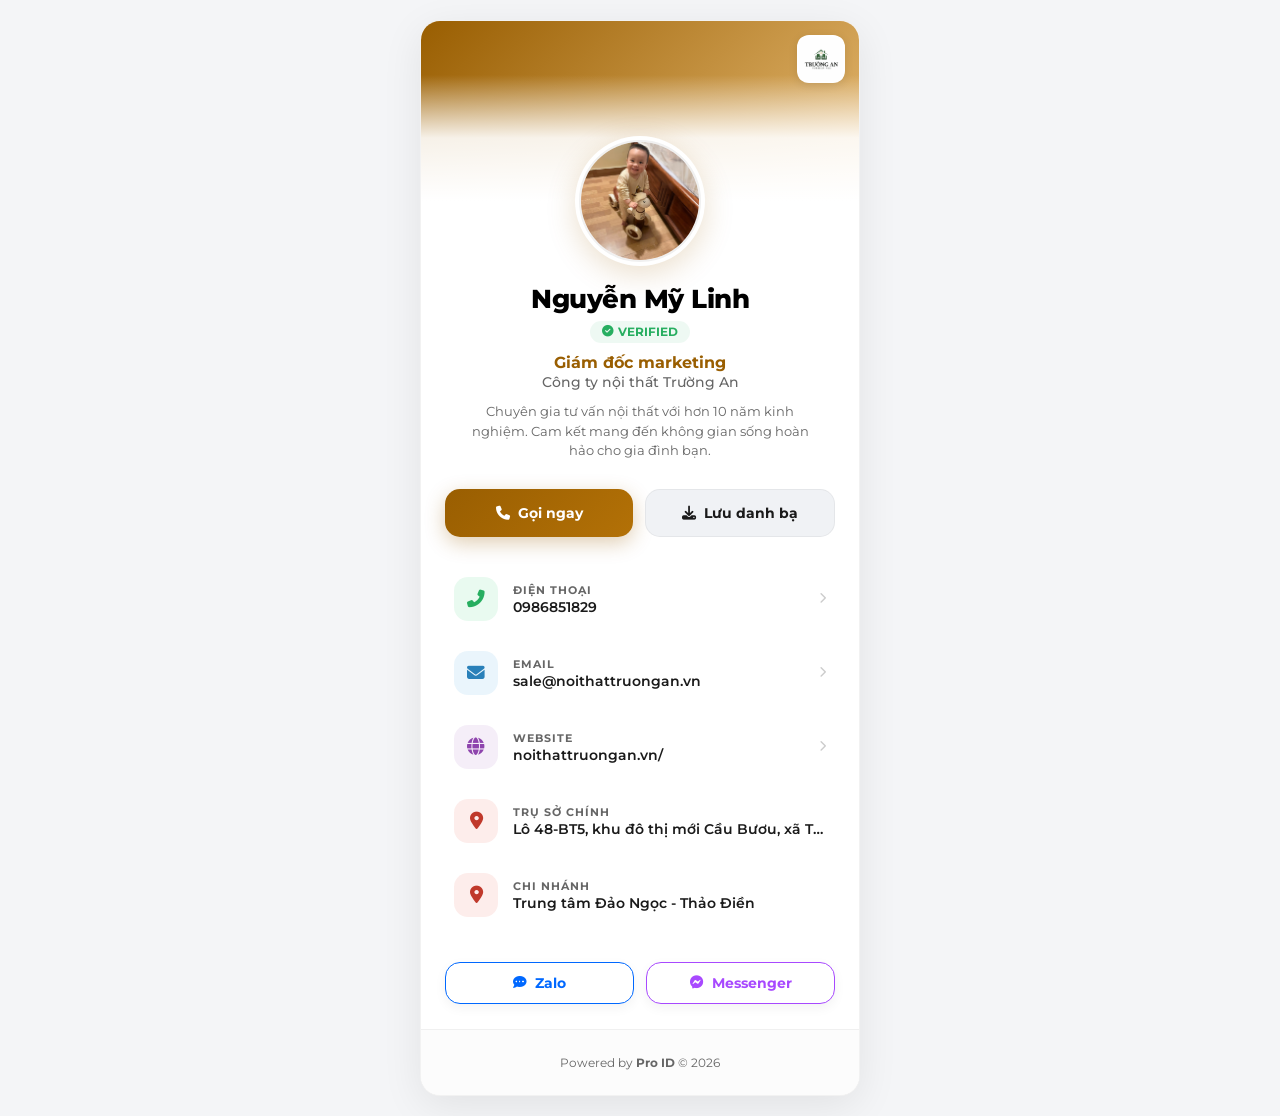
<file: index.html>
<!DOCTYPE html>
<html lang="vi">
<head>
<meta charset="UTF-8">
<meta name="viewport" content="width=device-width, initial-scale=1.0">
<title>Nguyễn Mỹ Linh - Pro ID Card</title>
<meta name="description" content="Danh thiếp số - Nguyễn Mỹ Linh - Giám đốc Marketing - Công ty Nội thất Trường An">
<link rel="preconnect" href="https://fonts.googleapis.com">
<link rel="stylesheet" href="https://fonts.googleapis.com/css2?family=Montserrat:wght@400;600;700;800&display=swap">
<link rel="stylesheet" href="https://cdnjs.cloudflare.com/ajax/libs/font-awesome/6.5.1/css/all.min.css">
<link rel="stylesheet" href="card.css">
</head>
<body>
<div class="card-wrapper" id="cardWrapper">
  <div class="cover-section" id="coverSection">
    <div class="cover-overlay"></div>
    <div class="logo-badge"><img src="./PROIDeefb94b2 – Pro ID_files/1000007564.png" alt="Logo"></div>
  </div>
  <div class="avatar-section">
    <div class="avatar-ring"><img id="avatarImg" src="./PROIDeefb94b2 – Pro ID_files/1000007571-scaled.png" alt="Avatar"></div>
  </div>
  <div class="info-section">
    <h1 class="name"><span id="firstName">Nguyễn</span> <span id="lastName">Mỹ Linh</span></h1>
    <div class="verified"><i class="fas fa-check-circle"></i> Verified</div>
    <p class="job-title" id="jobTitle">Giám đốc marketing</p>
    <p class="company" id="company">Công ty nội thất Trường An</p>
    <p class="bio" id="bio">Chuyên gia tư vấn nội thất với hơn 10 năm kinh nghiệm.</p>
  </div>
  <div class="actions-section">
    <a href="tel:0986851829" class="btn btn-primary" id="btnCall"><i class="fas fa-phone"></i> Gọi ngay</a>
    <a href="#" class="btn btn-secondary" id="btnSave"><i class="fas fa-download"></i> Lưu danh bạ</a>
  </div>
  <div class="contact-section">
    <a href="tel:0986851829" class="contact-item" id="phoneItem">
      <div class="contact-icon phone-icon"><i class="fas fa-phone-alt"></i></div>
      <div class="contact-text"><span class="contact-label">Điện thoại</span><span class="contact-value" id="phoneValue">0986851829</span></div>
      <i class="fas fa-chevron-right"></i>
    </a>
    <a href="mailto:sale@noithattruongan.vn" class="contact-item" id="emailItem">
      <div class="contact-icon email-icon"><i class="fas fa-envelope"></i></div>
      <div class="contact-text"><span class="contact-label">Email</span><span class="contact-value" id="emailValue">sale@noithattruongan.vn</span></div>
      <i class="fas fa-chevron-right"></i>
    </a>
    <a href="https://noithattruongan.vn/" target="_blank" class="contact-item" id="websiteItem">
      <div class="contact-icon web-icon"><i class="fas fa-globe"></i></div>
      <div class="contact-text"><span class="contact-label">Website</span><span class="contact-value" id="websiteValue">noithattruongan.vn</span></div>
      <i class="fas fa-chevron-right"></i>
    </a>
    <a href="#" target="_blank" class="contact-item" id="addressItem1">
      <div class="contact-icon addr-icon"><i class="fas fa-map-marker-alt"></i></div>
      <div class="contact-text"><span class="contact-label">Trụ sở chính</span><span class="contact-value" id="addressValue1">Lô 48-BT5, khu đô thị mới Cầu Bươu, xã Tân Triều, huyện Thanh Trì, Hà Nội</span></div>
    </a>
    <a href="#" target="_blank" class="contact-item" id="addressItem2">
      <div class="contact-icon addr-icon"><i class="fas fa-map-marker-alt"></i></div>
      <div class="contact-text"><span class="contact-label">Chi nhánh</span><span class="contact-value" id="addressValue2">Trung tâm Đảo Ngọc - Thảo Điền</span></div>
    </a>
  </div>
  <div class="social-section">
    <a href="https://zalo.me/0986851829" target="_blank" class="social-btn zalo-btn"><i class="fas fa-comment-dots"></i> Zalo</a>
    <a href="http://m.me/danhthiepdientuproid" target="_blank" class="social-btn messenger-btn"><i class="fab fa-facebook-messenger"></i> Messenger</a>
  </div>
  <div class="footer-section">
    <p>Powered by <strong>Pro ID</strong> &copy; 2026</p>
  </div>
</div>
<script>
fetch('data.json').then(r=>r.json()).then(d=>{
  const p=d.profile;
  document.getElementById('firstName').textContent=p.firstName;
  document.getElementById('lastName').textContent=p.lastName;
  document.getElementById('jobTitle').textContent=p.jobTitle;
  document.getElementById('company').textContent=p.company;
  document.getElementById('bio').textContent=p.bio||'';
  document.getElementById('phoneValue').textContent=p.phone;
  document.getElementById('emailValue').textContent=p.email;
  document.getElementById('websiteValue').textContent=p.website.replace(/https?:\/\//,'');
  
  // Set Addresses and Maps Links
  const addr1 = p.addresses[0].address;
  const addr2 = p.addresses[1].address;
  document.getElementById('addressValue1').textContent = addr1;
  document.getElementById('addressValue2').textContent = addr2;
  document.getElementById('addressItem1').href = 'https://www.google.com/maps/search/?api=1&query=' + encodeURIComponent(addr1);
  document.getElementById('addressItem2').href = 'https://www.google.com/maps/search/?api=1&query=' + encodeURIComponent(addr2);

  document.querySelector('.contact-item[id=phoneItem]').href='tel:'+p.phone;
  document.querySelector('.contact-item[id=emailItem]').href='mailto:'+p.email;
  document.querySelector('.contact-item[id=websiteItem]').href=p.website;
  document.getElementById('btnCall').href='tel:'+p.phone;
  
  // vCard Download Logic
  document.getElementById('btnSave').onclick = (e) => {
    e.preventDefault();
    const vcard = `BEGIN:VCARD
VERSION:3.0
N:${p.lastName};${p.firstName};;;
FN:${p.firstName} ${p.lastName}
ORG:${p.company}
TITLE:${p.jobTitle}
TEL;TYPE=CELL:${p.phone}
EMAIL;TYPE=INTERNET:${p.email}
URL:${p.website}
END:VCARD`;
    const blob = new Blob([vcard], { type: 'text/vcard' });
    const url = window.URL.createObjectURL(blob);
    const a = document.createElement('a');
    a.href = url;
    a.download = p.firstName + p.lastName + '.vcf';
    a.click();
  };

  if(p.avatar) document.getElementById('avatarImg').src=p.avatar;
  if(p.themeColor){
    document.documentElement.style.setProperty('--accent',p.themeColor);
  }
}).catch(()=>{});
</script>
</body>
</html>
</file>
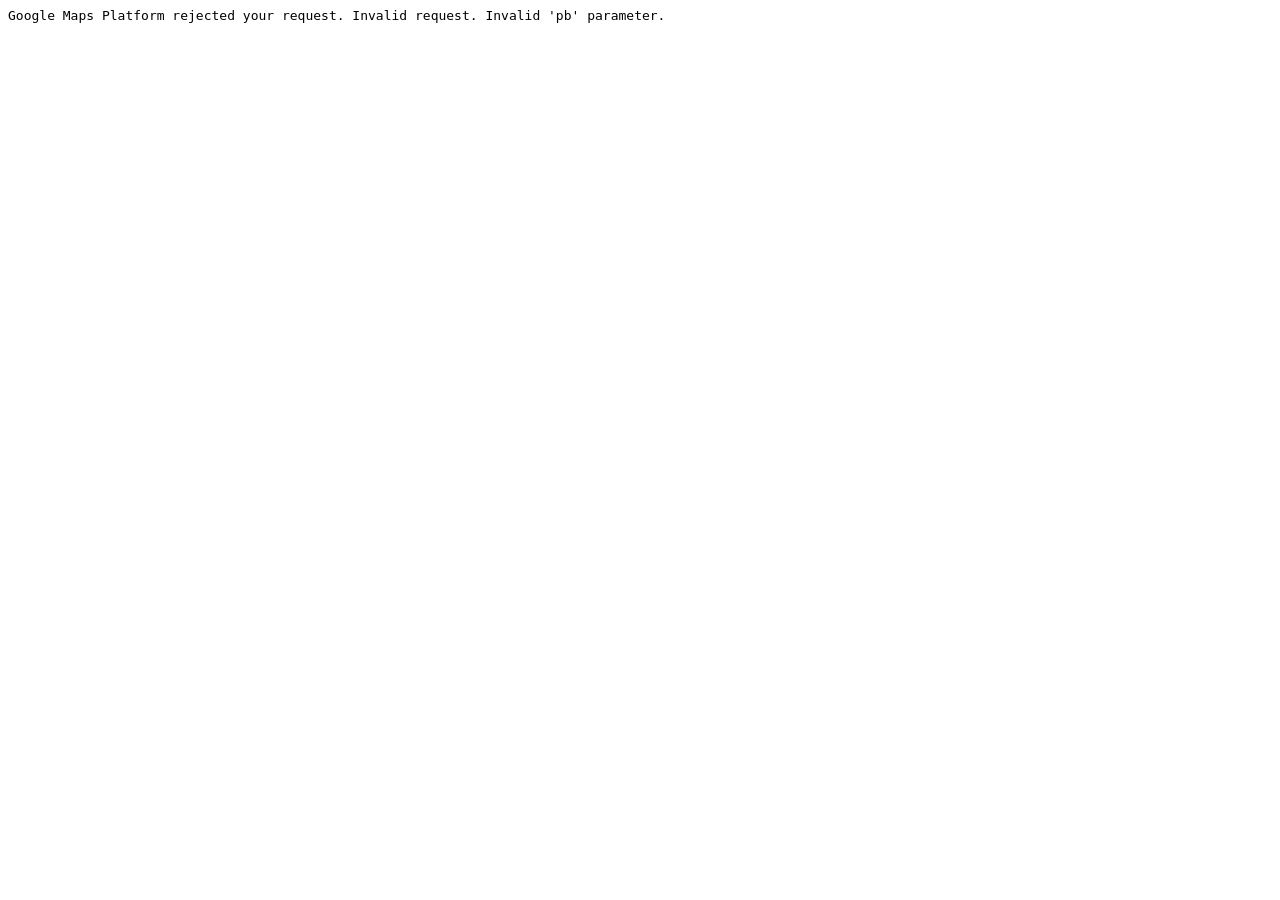
<file: PROIDeefb94b2 – Pro ID_files/embed.html>
<!-- saved from url=(0101)https://www.google.com/maps/embed?pb=!1m18!1m12!1m3!1d%3C?php%20echo%20get_post_meta(%20get_the_ID(), -->
<html><head><meta http-equiv="Content-Type" content="text/html; charset=UTF-8"><meta name="color-scheme" content="light dark"></head><body><pre style="word-wrap: break-word; white-space: pre-wrap;">Google Maps Platform rejected your request. Invalid request. Invalid 'pb' parameter.</pre></body></html>
</file>
<file: card.css>
:root{--accent:#995e01;--bg:#f4f5f7;--card:#ffffff;--glass:rgba(0,0,0,.04);--text:#1a1a1a;--sub:#666666;--radius:20px;--shadow:0 10px 40px rgba(0,0,0,.08)}
*{margin:0;padding:0;box-sizing:border-box}
body{font-family:'Montserrat',sans-serif;background:var(--bg);color:var(--text);min-height:100vh;display:flex;justify-content:center;padding:20px 10px}
.card-wrapper{max-width:440px;width:100%;border-radius:var(--radius);overflow:hidden;background:var(--card);box-shadow:var(--shadow);animation:fadeUp .6s ease;border:1px solid rgba(0,0,0,.05)}
@keyframes fadeUp{from{opacity:0;transform:translateY(30px)}to{opacity:1;transform:none}}
.cover-section{height:180px;position:relative;background:linear-gradient(135deg,var(--accent),#e6ba73);overflow:hidden}
.cover-overlay{position:absolute;inset:0;background:linear-gradient(180deg,transparent 30%,rgba(255,255,255,.9),var(--card))}
.logo-badge{position:absolute;top:14px;right:14px;width:48px;height:48px;border-radius:12px;overflow:hidden;box-shadow:0 2px 10px rgba(0,0,0,.1);background:#fff;padding:2px}
.logo-badge img{width:100%;height:100%;object-fit:contain}
.avatar-section{display:flex;justify-content:center;margin-top:-65px;position:relative;z-index:2}
.avatar-ring{width:130px;height:130px;border-radius:50%;padding:4px;background:#fff;box-shadow:0 8px 30px rgba(153,94,1,.2)}
.avatar-ring img{width:100%;height:100%;border-radius:50%;object-fit:cover;border:2px solid #f0f0f0}
.info-section{text-align:center;padding:16px 24px 8px}
.name{font-size:1.65rem;font-weight:800;letter-spacing:-.5px;color:#000}
.verified{display:inline-flex;align-items:center;gap:4px;color:#27ae60;font-size:.72rem;font-weight:700;margin:6px 0;padding:4px 12px;background:rgba(39,174,101,.08);border-radius:20px;text-transform:uppercase}
.job-title{color:var(--accent);font-weight:700;font-size:1rem;margin-top:4px}
.company{color:var(--sub);font-size:.85rem;margin-top:2px;font-weight:500}
.bio{color:var(--sub);font-size:.82rem;margin-top:12px;line-height:1.5;padding:0 15px}
.actions-section{display:flex;gap:12px;padding:20px 24px}
.btn{flex:1;text-align:center;padding:14px;border-radius:15px;text-decoration:none;font-weight:700;font-size:.88rem;transition:all .3s;display:flex;align-items:center;justify-content:center;gap:8px}
.btn-primary{background:linear-gradient(135deg,var(--accent),#b37107);color:#fff;box-shadow:0 6px 20px rgba(153,94,1,.3)}
.btn-primary:hover{transform:translateY(-2px);box-shadow:0 8px 25px rgba(153,94,1,.4)}
.btn-secondary{background:#f0f2f5;color:var(--text);border:1px solid rgba(0,0,0,.05)}
.btn-secondary:hover{background:#e4e6e9;transform:translateY(-2px)}
.contact-section{padding:5px 20px 15px}
.contact-item{display:flex;align-items:center;gap:15px;padding:14px 12px;border-radius:16px;text-decoration:none;color:var(--text);transition:all .2s;border:1px solid transparent}
.contact-item:hover{background:#f8f9fa;border-color:rgba(0,0,0,.03);transform:translateX(5px)}
.contact-icon{width:44px;height:44px;border-radius:14px;display:flex;align-items:center;justify-content:center;font-size:1.1rem;flex-shrink:0}
.phone-icon{background:rgba(46,204,113,.1);color:#27ae60}
.email-icon{background:rgba(52,152,219,.1);color:#2980b9}
.web-icon{background:rgba(155,89,182,.1);color:#8e44ad}
.addr-icon{background:rgba(231,76,60,.1);color:#c0392b}
.contact-text{flex:1;display:flex;flex-direction:column;min-width:0}
.contact-label{font-size:.7rem;color:var(--sub);text-transform:uppercase;letter-spacing:1px;font-weight:700}
.contact-value{font-size:.9rem;font-weight:600;white-space:nowrap;overflow:hidden;text-overflow:ellipsis;margin-top:1px}
.contact-item .fa-chevron-right{color:#ccc;font-size:.7rem}
.social-section{display:flex;gap:12px;padding:15px 24px 25px}
.social-btn{flex:1;text-align:center;padding:12px;border-radius:15px;text-decoration:none;font-weight:700;font-size:.85rem;display:flex;align-items:center;justify-content:center;gap:8px;transition:all .3s;box-shadow:0 4px 12px rgba(0,0,0,.05)}
.zalo-btn{background:#fff;color:#0068ff;border:1.5px solid #0068ff}
.zalo-btn:hover{background:#0068ff;color:#fff}
.messenger-btn{background:#fff;color:#a849ff;border:1.5px solid #a849ff}
.messenger-btn:hover{background:#a849ff;color:#fff}
.footer-section{text-align:center;padding:25px;color:var(--sub);font-size:.75rem;background:#fcfcfc;border-top:1px solid #f0f0f0}
</file>
